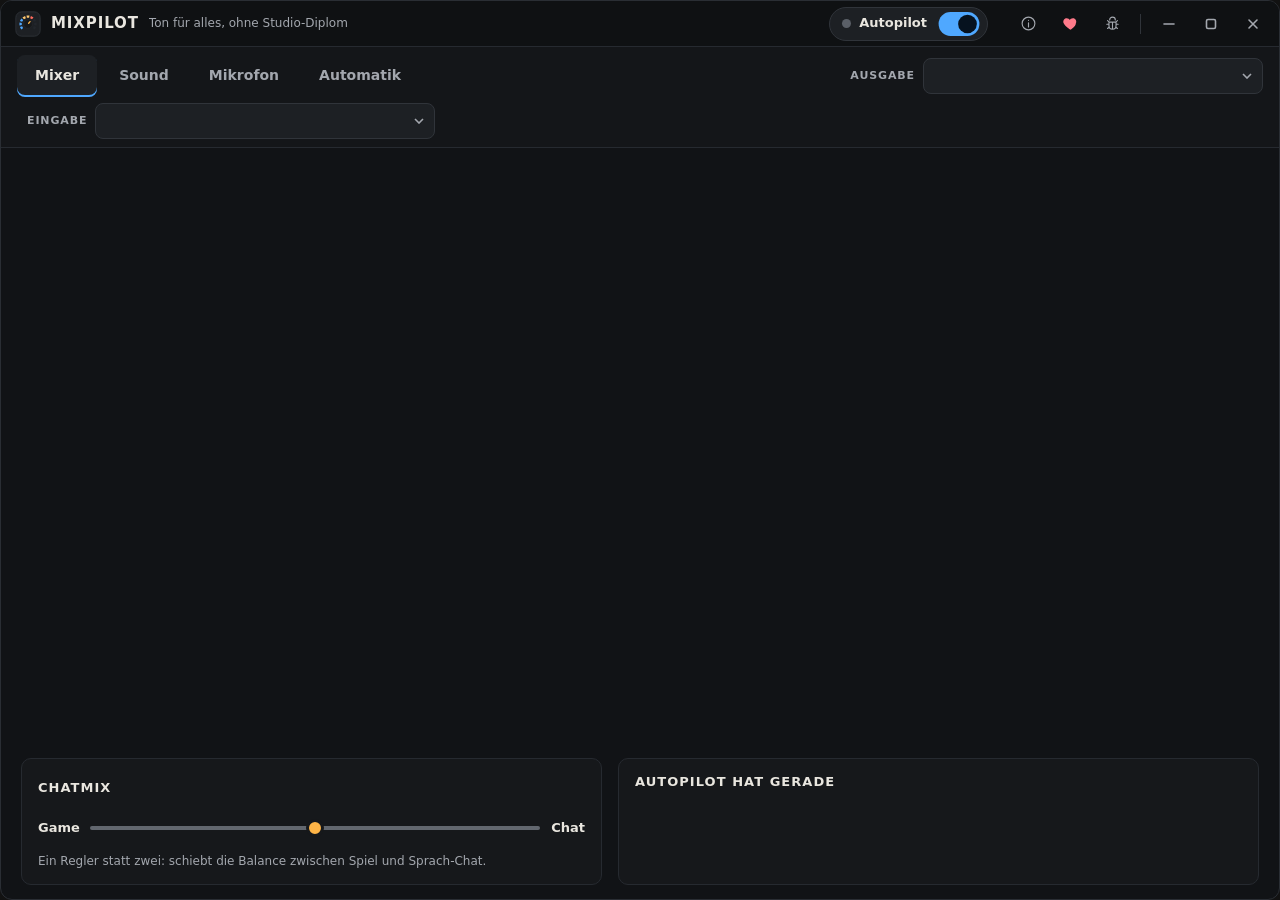
<file: app/ui/index.html>
<!doctype html>
<html lang="de">
<head>
<meta charset="utf-8">
<meta name="viewport" content="width=device-width, initial-scale=1">
<title>Mixpilot</title>
<link rel="stylesheet" href="style.css">
</head>
<body>
<div class="app">
  <div class="titlebar" data-tauri-drag-region>
    <div class="brand" data-tauri-drag-region>
      <svg width="26" height="26" viewBox="0 0 512 512" aria-hidden="true" data-tauri-drag-region><rect x="16" y="16" width="480" height="480" rx="116" class="logo-bg"></rect><g class="logo-segs"><path d="M144.2 349.8 A146 146 0 0 1 118.8 305.9" class="lg-low"></path><path d="M112.2 281.4 A146 146 0 0 1 112.2 230.6" class="lg-low"></path><path d="M118.8 206.1 A146 146 0 0 1 144.2 162.2" class="lg-low"></path><path d="M162.2 144.2 A146 146 0 0 1 206.1 118.8" class="lg-mid"></path><path d="M230.6 112.2 A146 146 0 0 1 281.4 112.2" class="lg-mid"></path><path d="M305.9 118.8 A146 146 0 0 1 349.8 144.2" class="lg-hi"></path><path d="M367.8 162.2 A146 146 0 0 1 393.2 206.1" class="lg-off"></path><path d="M399.8 230.6 A146 146 0 0 1 399.8 281.4" class="lg-off"></path><path d="M393.2 305.9 A146 146 0 0 1 367.8 349.8" class="lg-off"></path></g><circle cx="256" cy="256" r="84" class="logo-knob"></circle><line x1="268.9" y1="240.7" x2="295.9" y2="208.5" class="logo-ptr"></line></svg>
      <h1 class="name" data-tauri-drag-region>MIXPILOT</h1>
      <span class="sub" data-tauri-drag-region>Ton für alles, ohne Studio-Diplom</span>
    </div>
    <span id="core-status" class="core-status" aria-live="polite"></span>
    <div class="pill" title="Autopilot: Apps automatisch einsortieren, Ducking und Nachtmodus. Aus = alles bleibt, wie du es einstellst.">
      <span id="led" class="led"></span>
      <span>Autopilot</span>
      <button id="auto" class="switch" role="switch" aria-checked="true" aria-label="Autopilot" aria-describedby="auto-desc"><span></span></button>
      <span id="auto-desc" hidden>Autopilot: Apps automatisch einsortieren, Ducking und Nachtmodus. Aus = alles bleibt, wie du es einstellst.</span>
    </div>
    <button id="start-core" class="btn small" hidden>Audio-Kern starten</button>
    <div class="win-btns">
      <button id="about-btn" class="tb-btn" title="Über Mixpilot" aria-label="Über Mixpilot">
        <svg width="17" height="17" viewBox="0 0 24 24" aria-hidden="true"><circle cx="12" cy="12" r="9"></circle><path d="M12 11v6M12 7.5v.01"></path></svg>
      </button>
      <button id="support" class="tb-btn heart" title="Mixpilot unterstützen" aria-label="Mixpilot unterstützen">
        <svg width="17" height="17" viewBox="0 0 24 24" aria-hidden="true"><path d="M12 21s-7.5-4.6-9.6-9.2C.8 8.2 2.9 4.5 6.6 4.5c2.1 0 3.6 1.1 4.4 2.5.8-1.4 2.3-2.5 4.4-2.5 3.7 0 5.8 3.7 4.2 7.3C19.5 16.4 12 21 12 21z"></path></svg>
      </button>
      <button id="bug" class="tb-btn" title="Fehler melden" aria-label="Fehler melden">
        <svg width="17" height="17" viewBox="0 0 24 24" aria-hidden="true"><path d="M8 7a4 4 0 0 1 8 0M7 10h10v5a5 5 0 0 1-10 0zM12 10v10M4 13h3M17 13h3M5 8l2.5 2M19 8l-2.5 2M5 19l2.5-2M19 19l-2.5-2"></path></svg>
      </button>
      <span class="tb-sep" aria-hidden="true"></span>
      <button id="win-min" class="tb-btn" title="Minimieren" aria-label="Minimieren"><svg width="14" height="14" viewBox="0 0 14 14" aria-hidden="true"><path d="M2 7h10"></path></svg></button>
      <button id="win-max" class="tb-btn" title="Maximieren" aria-label="Maximieren"><svg width="14" height="14" viewBox="0 0 14 14" aria-hidden="true"><rect x="2.5" y="2.5" width="9" height="9" rx="1.5"></rect></svg></button>
      <button id="win-close" class="tb-btn close" title="Schließen, Mixpilot läuft im Hintergrund weiter" aria-label="Schließen"><svg width="14" height="14" viewBox="0 0 14 14" aria-hidden="true"><path d="M3 3l8 8M11 3l-8 8"></path></svg></button>
    </div>
  </div>
  <nav class="tabs">
    <div class="tablist" role="tablist" aria-label="Bereiche">
      <button class="tab" id="tabbtn-mixer" data-tab="mixer" role="tab" aria-selected="true" aria-controls="tab-mixer">Mixer</button>
      <button class="tab" id="tabbtn-sound" data-tab="sound" role="tab" aria-selected="false" aria-controls="tab-sound" tabindex="-1">Sound</button>
      <button class="tab" id="tabbtn-mic" data-tab="mic" role="tab" aria-selected="false" aria-controls="tab-mic" tabindex="-1">Mikrofon</button>
      <button class="tab" id="tabbtn-auto" data-tab="auto" role="tab" aria-selected="false" aria-controls="tab-auto" tabindex="-1">Automatik</button>
    </div>
    <span class="spacer"></span>
    <label class="field inline">Ausgabe<select id="output" class="output-select"></select></label>
    <label class="field inline">Eingabe<select id="input" class="input-select"></select></label>
  </nav>

  <main>
    <p id="error" class="error" role="alert" hidden></p>

    <section id="tab-mixer" class="page" role="tabpanel" aria-labelledby="tabbtn-mixer">
      <div class="strips" id="strips"></div>
      <div class="cols">
        <div class="card grow">
          <div class="card-head"><h2 class="label">CHATMIX</h2><span id="cm-text" class="mono"></span></div>
          <div class="row">
            <span class="end">Game</span>
            <input id="chatmix" class="hz" type="range" min="-100" max="100" step="1" aria-label="ChatMix zwischen Game und Chat">
            <span class="end right">Chat</span>
          </div>
          <p class="hint">Ein Regler statt zwei: schiebt die Balance zwischen Spiel und Sprach-Chat.</p>
        </div>
        <div class="card grow2">
          <h2 class="label">AUTOPILOT HAT GERADE</h2>
          <ul id="events" class="events"></ul>
        </div>
      </div>
    </section>

    <section id="tab-sound" class="page" role="tabpanel" aria-labelledby="tabbtn-sound" hidden>
      <div class="grid">
        <div class="card">
          <div class="card-head"><h2 class="title">Bass Boost</h2>
            <span class="head-right"><input id="bass-value"><button id="bass-on" class="switch" role="switch" aria-checked="false" aria-label="Bass Boost"><span></span></button></span>
          </div>
          <input id="bass" class="hz" type="range" min="0" max="100" step="1" aria-label="Bass Boost Stärke">
          <p class="hint" id="bass-text"></p>
        </div>
        <div class="card">
          <h2 class="title">Auto-Lautstärke</h2>
          <div class="seg" id="autovol" role="group" aria-label="Auto-Lautstärke"></div>
          <p class="hint" id="autovol-text"></p>
        </div>
        <div class="card">
          <div class="card-head"><h2 class="title">Gehörschutz</h2>
            <button id="limiter" class="switch" role="switch" aria-checked="true" aria-label="Gehörschutz"><span></span></button>
          </div>
          <p class="hint">Limiter fängt plötzliche Knalle und Pegelspitzen ab.</p>
          <div class="card-head line"><h3 class="title small">Stimmen klarer</h3>
            <button id="clarity" class="switch" role="switch" aria-checked="false" aria-label="Stimmen klarer"><span></span></button>
          </div>
          <p class="hint">Hebt Sprache um 3 kHz leicht an, gut für Filme und Streams.</p>
        </div>
      </div>
      <div class="card">
        <div class="card-head wrap eq-head">
          <h2 class="title">Presets <span id="eq-name" class="muted"></span></h2>
          <p class="hint" id="eq-used"></p>
        </div>
        <div class="chips" id="eq-presets" role="group" aria-label="EQ-Presets"></div>
        <div class="bands-scroll"><div class="eqgrid" id="eq-grid" aria-hidden="true"></div><div class="bands" id="bands"></div></div>
      </div>
    </section>

    <section id="tab-mic" class="page" role="tabpanel" aria-labelledby="tabbtn-mic" hidden>
      <div class="card">
        <div class="card-head"><h2 class="label">MIKROFON <span id="mic-name"></span></h2><button class="mono mic-state" id="mic-state" title="Klicken hebt die Stummschaltung auf" disabled></button></div>
        <div class="meter-row"><span class="meter-label" id="mic-in-label">Eingang</span><div class="hmeter" id="mic-in-meter" role="meter" aria-labelledby="mic-in-label" aria-valuemin="0" aria-valuemax="100" aria-valuenow="0"></div></div>
        <div class="meter-row"><span class="meter-label" id="mic-label">Nach Bearbeitung</span><div class="hmeter" id="mic-meter" role="meter" aria-labelledby="mic-label" aria-valuemin="0" aria-valuemax="100" aria-valuenow="0"></div></div>
        <div class="card-head line">
          <p class="hint" id="default-mic-text"></p>
          <button id="mic-test" class="btn" title="Nimmt 5 Sekunden auf und spielt sie dir vor, so hören dich die anderen" aria-describedby="mic-test-desc">Mikrofon testen</button>
          <span id="mic-test-desc" hidden>Nimmt 5 Sekunden auf und spielt sie dir vor, so hören dich die anderen</span>
          <button id="make-default" class="btn primary">Als Standard-Mikrofon setzen</button>
        </div>
      </div>
      <div class="grid">
        <div class="card">
          <h2 class="title">Rauschunterdrückung</h2>
          <div class="seg" id="noise" role="group" aria-label="Rauschunterdrückung"></div>
          <p class="hint">Tastatur, Lüfter und Straße raus, Stimme bleibt.</p>
          <div class="card-head line"><h3 class="title small">Noise Gate</h3>
            <button id="gate" class="switch" role="switch" aria-checked="true" aria-label="Noise Gate"><span></span></button>
          </div>
          <p class="hint">Sprechpausen werden still, auch Tippen und Klicken.</p>
          <div class="card-head line"><h3 class="title small">S-Laute</h3>
            <div class="seg small" id="deess" role="group" aria-label="Scharfe S-Laute entschärfen"></div>
          </div>
          <p class="hint">Entschärft scharfe S- und Zischlaute.</p>
        </div>
        <div class="card">
          <div class="card-head"><h2 class="title">Verstärkung</h2><input id="gain-text"></div>
          <input id="mic-gain" class="hz" type="range" min="0" max="200" step="1" aria-label="Mikrofon-Verstärkung">
          <p class="hint" id="gain-hint" aria-live="polite">Beim Sprechen sollte "Eingang" fast bis ans rechte Ende reichen, aber nicht ganz.</p>
          <div class="card-head"><h3 class="title small">Auto-Pegel</h3>
            <button id="agc" class="switch" role="switch" aria-checked="true" aria-label="Auto-Pegel"><span></span></button>
          </div>
          <p class="hint">Gleichmäßig laut, ohne zu übersteuern.</p>
          <div class="card-head line"><h3 class="title small">Mithören</h3>
            <button id="monitor" class="switch" role="switch" aria-checked="false" aria-label="Mithören"><span></span></button>
          </div>
          <p class="hint">Du hörst dich selbst im Kopfhörer, so wie die anderen dich hören.</p>
        </div>
        <div class="card">
          <h2 class="title">Stimme</h2>
          <div class="chips" id="voice" role="group" aria-label="Stimm-Preset"></div>
          <p class="hint" id="voice-text"></p>
          <div class="card-head line"><h3 class="title small">Push-to-Mute</h3>
            <button id="hotkey-on" class="switch" role="switch" aria-checked="false" aria-label="Push-to-Mute"><span></span></button>
          </div>
          <div class="card-head" id="hotkey-row" hidden><span class="title small">Taste</span>
            <button id="hotkey" class="btn small" aria-label="Taste für Push-to-Mute ändern"></button>
          </div>
          <p class="hint" id="hotkey-text"></p>
        </div>
      </div>
    </section>

    <section id="tab-auto" class="page" role="tabpanel" aria-labelledby="tabbtn-auto" hidden>
      <div class="cols">
        <div class="card grow" id="rules-card">
          <h2 class="label">REGELN</h2>
          <p class="hint" id="auto-note"></p>
          <div class="rule"><div><h3 class="title small">Ducking</h3><p class="hint">Game, Media und Musik 12 dB leiser, solange im Chat gesprochen wird</p></div>
            <button id="ducking" class="switch" role="switch" aria-checked="true" aria-label="Ducking"><span></span></button></div>
          <div class="rule"><div><h3 class="title small">Neue Apps einsortieren</h3><p class="hint">Bekannte Apps automatisch in ihren Kanal</p></div>
            <button id="auto-route" class="switch" role="switch" aria-checked="true" aria-label="Neue Apps einsortieren"><span></span></button></div>
          <div class="rule"><div><h3 class="title small">Nachtmodus</h3><p class="hint">Auto-Lautstärke Nacht, Bass aus, von
            <select id="night-from" class="mini" aria-label="Nachtmodus ab"></select> bis <select id="night-to" class="mini" aria-label="Nachtmodus bis"></select> Uhr</p></div>
            <button id="night" class="switch" role="switch" aria-checked="false" aria-label="Nachtmodus"><span></span></button></div>
          <div class="rule"><div><h3 class="title small">Mit dem System starten</h3><p class="hint">Mixpilot läuft nach dem Anmelden im Hintergrund, ohne Fenster</p></div>
            <button id="autostart" class="switch" role="switch" aria-checked="false" aria-label="Mit dem System starten"><span></span></button></div>
        </div>
        <div class="card grow">
          <h2 class="label">APPS UND KANÄLE</h2>
          <div id="apps"></div>
          <p class="hint">Apps, die gerade spielen, und deine gemerkten Zuordnungen. Änderungen gelten sofort.</p>
        </div>
      </div>
    </section>
  </main>
</div>

<div id="setup" class="overlay" hidden>
  <div class="dialog wide" tabindex="-1" role="dialog" aria-modal="true" aria-labelledby="setup-title">
    <div>
      <h1 id="setup-title">Willkommen bei Mixpilot</h1>
      <p class="hint">Kurzer Check, damit alles sauber läuft. Das passiert nur beim ersten Start.</p>
    </div>
    <div class="dialog-cols">
      <ul id="checks" class="checks"></ul>
      <div class="dialog-side">
        <label class="field wide">Worüber möchtest du hören?<select id="setup-output" class="output-select"></select></label>
        <label class="field wide">Welches Mikrofon nutzt du?<select id="setup-input" class="input-select"></select></label>
        <label class="check"><input type="checkbox" id="setup-autostart" checked> Mit dem System starten, damit alles automatisch im Hintergrund läuft</label>
        <p class="hint">Apps landen automatisch im passenden Kanal, Discord in Chat, Spotify in Musik, der Browser in Media. In Discord und Co. wählst du "Mixpilot Mikrofon" für deine bearbeitete Stimme.</p>
      </div>
    </div>
    <div class="actions">
      <button id="recheck" class="btn">Erneut prüfen</button>
      <button id="setup-done" class="btn primary">Fertig</button>
    </div>
  </div>
</div>
<div id="support-info" class="overlay" hidden>
  <div class="dialog" tabindex="-1" role="dialog" aria-modal="true" aria-labelledby="support-title">
    <h1 id="support-title">Mixpilot unterstützen</h1>
    <p>Mixpilot ist kostenlos. Eine Spende ist komplett freiwillig und schaltet nichts frei, alle Funktionen sind auch ohne nutzbar.</p>
    <p>Wenn dir die App hilft und du etwas zurückgeben möchtest, geht das über Ko-fi. Das öffnet sich in deinem Browser, bezahlt wird direkt bei Ko-fi bzw. PayPal. Mixpilot sieht keine Zahlungsdaten.</p>
    <p class="hint">Fehler melden und Ideen schicken hilft genauso.</p>
    <div class="actions">
      <button id="support-cancel" class="btn">Schließen</button>
      <button id="support-go" class="btn primary">Weiter zu Ko-fi</button>
    </div>
  </div>
</div>

<div id="about" class="overlay" hidden>
  <div class="dialog" tabindex="-1" role="dialog" aria-modal="true" aria-labelledby="about-title">
    <h1 id="about-title">Über Mixpilot</h1>
    <p class="mono" id="about-version"></p>
    <div class="about-info">
    <h2 class="title small">Datenschutz</h2>
    <p class="hint">Mixpilot verarbeitet deinen Ton nur auf diesem Rechner und sendet von sich aus nichts. Nur ein Fehlerbericht, den du selbst abschickst, verlässt den Rechner: deine Beschreibung, falls angegeben Fehlermeldungen und deine E-Mail, und wenn du es erlaubst, Systeminfos und das Protokoll des Audio-Kerns.</p>
    <h2 class="title small">Verwendete Software</h2>
    <ul class="credits">
      <li>Barlow Semi Condensed, SIL Open Font License 1.1</li>
      <li>RNNoise über nnnoiseless, BSD-3-Clause</li>
      <li>Tauri, MIT / Apache-2.0</li>
      <li>pipewire-rs, MIT</li>
    </ul>
    </div>
    <details class="preview" id="licenses-box"><summary>Lizenztexte aller Bibliotheken anzeigen</summary><pre id="licenses"></pre></details>
    <p class="hint" id="about-contact"></p>
    <div class="actions">
      <button id="quit" class="btn" title="Beendet auch den Audio-Kern. Apps spielen dann wieder direkt über dein Gerät.">Mixpilot beenden</button>
      <span class="spacer"></span>
      <button id="about-news" class="btn">Was ist neu</button>
      <button id="about-close" class="btn primary">Schließen</button>
    </div>
  </div>
</div>
<div id="news" class="overlay" hidden>
  <div class="dialog news" tabindex="-1" role="dialog" aria-modal="true" aria-labelledby="news-title">
    <div class="news-head">
      <div class="leds" id="news-leds-l" aria-hidden="true"></div>
      <div class="news-brand">
        <div id="news-logo" aria-hidden="true"></div>
        <div>
          <h1 id="news-title">Was ist neu</h1>
          <p id="news-version"></p>
        </div>
      </div>
      <div class="leds" id="news-leds-r" aria-hidden="true"></div>
    </div>
    <div class="news-body">
      <div id="news-items"></div>
      <div class="actions"><button id="news-close" class="btn primary">Alles klar</button></div>
    </div>
  </div>
</div>

<div id="reset-info" class="overlay" hidden>
  <div class="dialog" tabindex="-1" role="dialog" aria-modal="true" aria-labelledby="reset-title">
    <h1 id="reset-title">Einstellungen ersetzt</h1>
    <p>Die Einstellungsdatei konnte nicht gelesen werden. Mixpilot hat sie gesichert und eine funktionierende Fassung geladen. Prüf kurz, ob alles passt.</p>
    <p class="mono path" id="reset-file"></p>
    <div class="actions">
      <button id="reset-ok" class="btn primary">Alles klar</button>
    </div>
  </div>
</div>
<script src="i18n.js"></script>
<script src="app.js"></script>
</body>
</html>
</file>
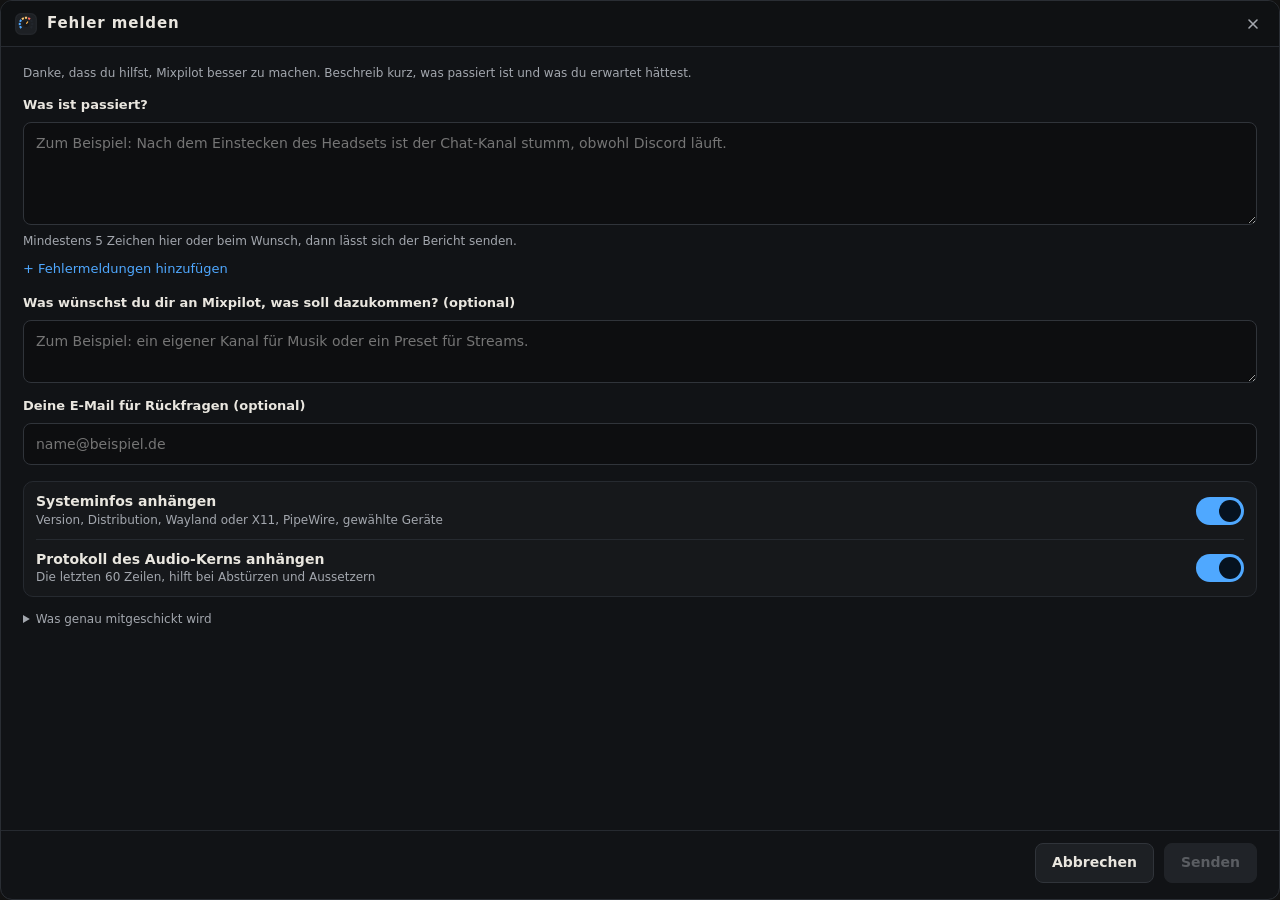
<file: app/ui/bugreport.html>
<!doctype html>
<html lang="de">
<head>
<meta charset="utf-8">
<meta name="viewport" content="width=device-width, initial-scale=1">
<title>Fehler melden</title>
<link rel="stylesheet" href="style.css">
</head>
<body class="dialog-page">
<div class="app">
  <div class="titlebar" data-tauri-drag-region>
    <div class="brand" data-tauri-drag-region>
      <svg width="22" height="22" viewBox="0 0 512 512" aria-hidden="true" data-tauri-drag-region><rect x="16" y="16" width="480" height="480" rx="116" class="logo-bg"></rect><g class="logo-segs"><path d="M144.2 349.8 A146 146 0 0 1 118.8 305.9" class="lg-low"></path><path d="M112.2 281.4 A146 146 0 0 1 112.2 230.6" class="lg-low"></path><path d="M118.8 206.1 A146 146 0 0 1 144.2 162.2" class="lg-low"></path><path d="M162.2 144.2 A146 146 0 0 1 206.1 118.8" class="lg-mid"></path><path d="M230.6 112.2 A146 146 0 0 1 281.4 112.2" class="lg-mid"></path><path d="M305.9 118.8 A146 146 0 0 1 349.8 144.2" class="lg-hi"></path><path d="M367.8 162.2 A146 146 0 0 1 393.2 206.1" class="lg-off"></path><path d="M399.8 230.6 A146 146 0 0 1 399.8 281.4" class="lg-off"></path><path d="M393.2 305.9 A146 146 0 0 1 367.8 349.8" class="lg-off"></path></g><circle cx="256" cy="256" r="84" class="logo-knob"></circle><line x1="268.9" y1="240.7" x2="295.9" y2="208.5" class="logo-ptr"></line></svg>
      <span class="name" data-tauri-drag-region>Fehler melden</span>
    </div>
    <div class="win-btns">
      <button id="win-close" class="tb-btn close" title="Schließen" aria-label="Schließen"><svg width="14" height="14" viewBox="0 0 14 14" aria-hidden="true"><path d="M3 3l8 8M11 3l-8 8"></path></svg></button>
    </div>
  </div>

  <main class="bug">
    <form id="form" novalidate>
      <p class="hint">Danke, dass du hilfst, Mixpilot besser zu machen. Beschreib kurz, was passiert ist und was du erwartet hättest.</p>
      <label class="lbl" for="desc">Was ist passiert?</label>
      <textarea id="desc" rows="4" aria-describedby="desc-hint" placeholder="Zum Beispiel: Nach dem Einstecken des Headsets ist der Chat-Kanal stumm, obwohl Discord läuft."></textarea>
      <p class="hint" id="desc-hint">Mindestens 5 Zeichen hier oder beim Wunsch, dann lässt sich der Bericht senden.</p>
      <button type="button" class="linkbtn" id="add-errors">+ Fehlermeldungen hinzufügen</button>
      <div id="err-field" hidden>
        <label class="lbl" for="errors">Fehlermeldungen</label>
        <textarea id="errors" rows="3" class="mono-area" placeholder="Text aus einer Fehlermeldung, falls vorhanden"></textarea>
      </div>
      <label class="lbl" for="wish">Was wünschst du dir an Mixpilot, was soll dazukommen? (optional)</label>
      <textarea id="wish" rows="2" placeholder="Zum Beispiel: ein eigener Kanal für Musik oder ein Preset für Streams."></textarea>
      <label class="lbl" for="email">Deine E-Mail für Rückfragen (optional)</label>
      <input type="email" id="email" class="text" placeholder="name@beispiel.de" autocomplete="email">
      <div class="group">
        <div class="rule"><div><span class="title small">Systeminfos anhängen</span><p class="hint">Version, Distribution, Wayland oder X11, PipeWire, gewählte Geräte</p></div>
          <button type="button" id="info" class="switch" role="switch" aria-checked="true" aria-label="Systeminfos anhängen"><span></span></button></div>
        <div class="rule"><div><span class="title small">Protokoll des Audio-Kerns anhängen</span><p class="hint">Die letzten 60 Zeilen, hilft bei Abstürzen und Aussetzern</p></div>
          <button type="button" id="log" class="switch" role="switch" aria-checked="true" aria-label="Protokoll anhängen"><span></span></button></div>
      </div>
      <details class="preview"><summary>Was genau mitgeschickt wird</summary><pre id="preview"></pre></details>
      <p class="hint" id="privacy" hidden>Der Bericht geht an den Formulardienst Web3Forms und von dort per E-Mail an den Entwickler. Er wird nicht veröffentlicht.</p>
    </form>

    <section id="done" class="status" hidden>
      <svg width="48" height="48" viewBox="0 0 24 24" aria-hidden="true"><circle cx="12" cy="12" r="10"></circle><path d="M8 12l3 3 5-6"></path></svg>
      <h2 tabindex="-1">Danke, der Bericht ist angekommen.</h2>
      <p class="hint">Wenn du eine E-Mail angegeben hast, kann es eine Rückfrage geben.</p>
      <button class="btn primary" id="close-done">Schließen</button>
    </section>

    <section id="fail" class="status" hidden>
      <h2 id="fail-title" tabindex="-1">Senden hat nicht geklappt</h2>
      <p class="hint" id="fail-text"></p>
      <p class="mail-addr" id="mail-addr"></p>
      <div class="actions">
        <button class="btn" id="back">Zurück</button>
        <button class="btn primary" id="mail">Per E-Mail senden</button>
      </div>
    </section>
  </main>

  <footer class="bug-footer" id="footer">
    <span class="hint" id="footer-note"></span>
    <span class="spacer"></span>
    <button class="btn" id="cancel">Abbrechen</button>
    <button class="btn primary" id="send" aria-describedby="desc-hint" disabled>Senden</button>
  </footer>
</div>
<script src="i18n.js"></script>
<script src="bugreport.js"></script>
</body>
</html>
</file>
<file: app/ui/style.css>
/* Barlow Semi Condensed (SIL Open Font License 1.1, fonts/OFL.txt): readouts and values,
   bundled so it works offline and inside the snap/flatpak sandboxes */
@font-face { font-family: "Barlow Semi Condensed"; font-weight: 500; font-display: swap; src: url("fonts/BarlowSemiCondensed-Medium.ttf") format("truetype"); }
@font-face { font-family: "Barlow Semi Condensed"; font-weight: 600; font-display: swap; src: url("fonts/BarlowSemiCondensed-SemiBold.ttf") format("truetype"); }
@font-face { font-family: "Barlow Semi Condensed"; font-weight: 700; font-display: swap; src: url("fonts/BarlowSemiCondensed-Bold.ttf") format("truetype"); }

:root {
  color-scheme: dark;
  --win: #111316;
  --panel: #16181b;
  --panel2: #1d2024;
  --well: #0d0e10;
  --line: #262a30;
  --line2: #30343a;
  /* slider tracks and unlit meter segments: at least 3:1 against the cards and wells they sit on */
  --edge: #62676f;
  --text: #e9e6df;
  --muted: #a3a7ae;
  --acc: #ffb547;
  --acc-ink: #1a1205;
  /* second accent from the logo: amber marks what you grab and move, blue marks what is on or selected */
  --acc2: #4fa8ff;
  --acc2-ink: #06121f;
  --red: #ff6a5c;
  --seg-off: #22262c;
  --seg-low: #4fa8ff;
  --seg-mid: #ffc870;
  --seg-hi: #ff6a5c;
  --mono: ui-monospace, "JetBrains Mono", "DejaVu Sans Mono", monospace;
  /* readouts: readable sans with equal-width digits so values do not jitter while they change */
  --num: "Barlow Semi Condensed", system-ui, "Liberation Sans", Arial, sans-serif;
}
* { box-sizing: border-box; }
html, body { margin: 0; height: 100%; overflow: hidden; background: transparent; color: var(--text); font: 14px/1.4 system-ui, "Cantarell", sans-serif; }
button, select, input { font: inherit; color: inherit; }
button:focus-visible, select:focus-visible, input:focus-visible, summary:focus-visible { outline: 2px solid var(--acc2); outline-offset: 2px; }
[hidden] { display: none !important; }
/* headings for structure only, the classes give them their look */
h1, h2, h3 { margin: 0; }

/* the app never scrolls as a whole; controls take the mouse wheel instead */
.app { height: 100vh; box-sizing: border-box; overflow: hidden; display: flex; flex-direction: column; background: var(--win); border: 1px solid #2a2e34; border-radius: 12px; }
/* square while maximized or fullscreen */
.square .app, .square .overlay { border-radius: 0; }

/* own title bar: frameless window, drag anywhere that is not a button */
/* one row at 100 %; zoomed in, the window buttons wrap into a second row instead of leaving the window */
.titlebar { flex: none; display: flex; flex-wrap: wrap; align-items: center; gap: 12px; min-height: 46px; padding: 4px 6px 4px 14px; background: #0f1113; border-bottom: 1px solid var(--line); user-select: none; }
.titlebar .brand { display: flex; align-items: center; gap: 10px; flex: 1 1 200px; min-width: 0; align-self: stretch; }
.titlebar .name { font-weight: 700; font-size: 15px; letter-spacing: 0.06em; }
.titlebar .sub { font-size: 12px; color: var(--muted); white-space: nowrap; overflow: hidden; text-overflow: ellipsis; }
.win-btns { display: flex; align-items: center; gap: 2px; }
.tb-btn { width: 40px; height: 34px; border: none; border-radius: 7px; background: transparent; color: var(--muted); display: grid; place-items: center; cursor: pointer; }
.tb-btn svg { fill: none; stroke: currentColor; stroke-width: 1.6; stroke-linecap: round; stroke-linejoin: round; }
.tb-btn:hover { background: var(--panel2); color: var(--text); }
.tb-btn.close:hover { background: #c4372b; color: #fff; }
.tb-btn.heart { color: #ff7a8a; }
.tb-btn.heart svg { fill: currentColor; stroke: none; }
.tb-btn.heart:hover { background: #3a1d24; color: #ff9aa6; }
.tb-sep { width: 1px; height: 20px; background: var(--line2); margin: 0 6px; }
.spacer { flex-grow: 1; }
.logo-bg { fill: var(--panel2); stroke: var(--line2); stroke-width: 16; }
.logo-segs { fill: none; stroke-width: 46; }
.lg-low { stroke: var(--seg-low); } .lg-mid { stroke: var(--seg-mid); } .lg-hi { stroke: var(--seg-hi); } .lg-off { stroke: var(--seg-off); }
.logo-knob { fill: var(--panel); stroke: var(--line2); stroke-width: 6; }
.logo-ptr { stroke: var(--acc); stroke-width: 26; stroke-linecap: round; }
.field { display: flex; flex-direction: column; gap: 4px; font-size: 11px; color: var(--muted); text-transform: uppercase; letter-spacing: 0.08em; font-weight: 600; }
.field.wide { margin-top: 6px; }
select {
  -webkit-appearance: none; appearance: none;
  min-height: 38px; width: 230px; max-width: 100%; padding: 0 30px 0 10px; border-radius: 8px;
  border: 1px solid var(--line2); background-color: var(--panel2); color: var(--text);
  background-image: url("data:image/svg+xml,%3Csvg xmlns='http://www.w3.org/2000/svg' width='10' height='6'%3E%3Cpath d='M1 1l4 4 4-4' fill='none' stroke='%23a3a7ae' stroke-width='1.6'/%3E%3C/svg%3E");
  background-repeat: no-repeat; background-position: right 10px center;
  text-transform: none; letter-spacing: 0; font-weight: 400; font-size: 13px; cursor: pointer;
}
.field.wide select { width: 100%; }
select.mini { width: auto; min-height: 28px; padding: 0 24px 0 8px; font-size: 12px; background-position: right 7px center; }
option { background: var(--panel2); color: var(--text); }
.titlebar .pill { margin-right: 8px; padding: 2px 4px 2px 12px; }
.titlebar .pill .switch { transform: scale(0.85); }
.pill { display: flex; align-items: center; gap: 8px; padding: 4px 6px 4px 14px; border-radius: 22px; background: var(--panel2); border: 1px solid var(--line2); font-weight: 600; font-size: 13px; }
.led { width: 9px; height: 9px; border-radius: 50%; background: #5a5f67; }
.led.on { background: var(--acc2); box-shadow: 0 0 8px var(--acc2); }

.tabs { display: flex; flex-wrap: wrap; align-items: center; gap: 6px 4px; padding: 8px 16px; border-bottom: 1px solid var(--line); background: #141619; }
.field.inline { flex-direction: row; align-items: center; gap: 8px; margin-left: 10px; }
.field.inline select { width: clamp(200px, 50vw - 300px, 340px); min-height: 36px; }
.tab { min-height: 42px; padding: 0 18px; border: none; border-radius: 8px; background: transparent; color: var(--muted); font-weight: 600; cursor: pointer; box-shadow: inset 0 -2px 0 transparent; }
.tablist { display: flex; gap: 4px; }
.tab[aria-selected="true"] { background: var(--panel2); color: var(--text); box-shadow: inset 0 -2px 0 var(--acc2); }
.core-status { font-size: 12px; color: var(--muted); white-space: nowrap; margin-right: 6px; }
.core-status.off { color: var(--red); }

/* at 100 % everything fits; zoomed in (Ctrl+Plus) the content scrolls instead of being cut off */
main { flex: 1 1 auto; min-height: 0; overflow: auto; padding: 14px 20px; display: flex; flex-direction: column; gap: 12px; }
.page { flex: 1 1 auto; min-height: 0; display: flex; flex-direction: column; gap: 12px; }
.cols { display: flex; flex-wrap: wrap; gap: 16px; align-items: stretch; }
.grow { flex: 1 1 360px; min-width: 0; }
.grow2 { flex: 1 1 420px; min-width: 0; }
.grid { display: grid; grid-template-columns: repeat(auto-fit, minmax(260px, 1fr)); gap: 16px; }
.card { padding: 14px 16px; border-radius: 10px; background: var(--panel); border: 1px solid var(--line); display: flex; flex-direction: column; gap: 10px; }
.card-head { display: flex; align-items: center; justify-content: space-between; gap: 10px; min-height: 30px; }
.card-head.wrap { flex-wrap: wrap; }
.card-head.line { padding-top: 8px; border-top: 1px solid var(--line); }
.label { font-weight: 700; font-size: 13px; letter-spacing: 0.08em; }
.title { font-weight: 600; font-size: 16px; }
.title.small { font-size: 14px; }
.muted { color: var(--muted); font-weight: 400; font-size: 13px; }
.mono { font-family: var(--num); font-variant-numeric: tabular-nums; font-weight: 500; font-size: 13px; color: var(--muted); }
.row { display: flex; align-items: center; gap: 10px; }
.end { width: 42px; font-weight: 600; font-size: 13px; }
.end.right { text-align: right; }
.hint { margin: 0; font-size: 12px; color: var(--muted); }
.path { overflow-wrap: anywhere; }
.error { margin: 0; padding: 10px 14px; border-radius: 8px; background: #3a1714; color: #ffd2cc; }
.error-close { float: right; margin: -4px -6px 0 12px; padding: 2px 6px; border: 0; border-radius: 4px; background: none; color: inherit; font: inherit; font-size: 18px; line-height: 1; cursor: pointer; }
.error-close:hover { background: #5a2520; }
.error-hint { margin-left: 0.4em; }
.error-report { margin-left: 8px; padding: 0 8px; border: 1px solid #ffd2cc66; border-radius: 6px; background: none; color: inherit; font: inherit; font-size: 13px; cursor: pointer; }
.error-report:hover { background: #5a2520; }

/* mixer strips */
/* the channel strips fill the window, init() gives the rotated faders the matching length */
.strips { flex: 1 1 auto; min-height: auto; display: flex; gap: 12px; align-items: stretch; }
.strip { flex: 1 1 150px; min-width: 0; padding: 12px 12px; border-radius: 10px; background: var(--panel); border: 1px solid var(--line); display: flex; flex-direction: column; gap: 10px; }
.strip.master { border-color: #3a3326; }
.sep { width: 1px; background: var(--line2); margin: 0 6px; }
.strip-head { display: flex; align-items: center; gap: 8px; }
.strip-head svg { flex: none; stroke: #c9c6bf; fill: none; stroke-width: 1.8; stroke-linecap: round; stroke-linejoin: round; }
.strip-name { flex-grow: 1; font-weight: 700; font-size: 13px; letter-spacing: 0.08em; text-transform: uppercase; }
.dot { width: 8px; height: 8px; border-radius: 50%; background: #5a5f67; }
.dot.on { background: var(--acc2); }
.strip-body { display: flex; justify-content: center; gap: 12px; flex: 1 1 auto; min-height: 170px; }
.meter { display: flex; gap: 3px; padding: 4px; border-radius: 4px; background: var(--well); }
.meter .col { display: flex; flex-direction: column-reverse; gap: 2px; }
.meter i { display: block; width: 7px; flex: 1 1 0; border-radius: 1px; background: var(--seg-off); }
.meter i:not(.low, .mid, .hi), .hmeter i:not(.low, .mid, .hi), .eqgrid .ledcol i:not(.low, .mid) { box-shadow: inset 0 0 0 1px var(--edge); }
.num {
  width: 84px; min-height: 30px; padding: 0 6px; border-radius: 6px; border: 1px solid transparent; background: transparent;
  color: var(--text); font-family: var(--num); font-size: 16px; font-weight: 600; font-variant-numeric: tabular-nums; text-align: center; cursor: text;
}
.num:hover { border-color: var(--line2); background: var(--well); }
.num:focus { border-color: var(--acc2); background: var(--well); outline: none; }
.value { align-self: center; }
.head-right { display: flex; align-items: center; gap: 10px; }
/* stacked: side by side, six strips at 1000 px left too little room for a preset name */
.btns { display: flex; flex-direction: column; gap: 6px; }
.mute, .eqchip { min-height: 36px; border-radius: 6px; border: 1px solid var(--line2); background: var(--panel2); color: #c9c6bf; font-weight: 700; font-size: 12px; letter-spacing: 0.06em; cursor: pointer; }
.mute[aria-pressed="true"] { background: var(--red); color: #1a0705; border-color: var(--red); }
.eqchip { display: flex; align-items: center; justify-content: center; gap: 6px; min-width: 0; padding: 0 8px; font-weight: 600; letter-spacing: 0; font-size: 12px; color: var(--text); }
.eqchip b { flex: none; color: var(--muted); font-size: 10px; letter-spacing: 0.08em; }
.eqchip span { min-width: 0; overflow: hidden; text-overflow: ellipsis; white-space: nowrap; }
.eqmenu { position: fixed; z-index: 30; display: flex; flex-direction: column; gap: 2px; max-width: 240px; padding: 4px; border-radius: 8px; background: var(--panel2); border: 1px solid var(--line2); box-shadow: 0 8px 24px rgba(0, 0, 0, .5); }
.eqmenu button { min-height: 34px; padding: 0 14px; border: none; border-radius: 6px; background: transparent; color: #c9c6bf; font-weight: 600; font-size: 13px; text-align: left; cursor: pointer; overflow: hidden; text-overflow: ellipsis; white-space: nowrap; }
.eqmenu button:hover { background: var(--panel); color: var(--text); }
.eqmenu button[aria-checked="true"] { background: var(--acc2); color: var(--acc2-ink); }
.eqmenu-sep { height: 1px; margin: 2px 4px; background: var(--line2); }
.appchips { display: flex; flex-wrap: wrap; gap: 4px; min-height: 22px; }
.appchips span { padding: 2px 8px; border-radius: 10px; background: var(--seg-off); font-size: 11px; color: #c9c6bf; max-width: 100%; overflow: hidden; text-overflow: ellipsis; white-space: nowrap; }

/* vertical faders: a rotated horizontal range is the most reliable form in WebKitGTK */
.fwrap { position: relative; width: 44px; flex: none; }
.fader { -webkit-appearance: none; appearance: none; position: absolute; width: 200px; height: 44px; left: -78px; top: 78px; transform: rotate(-90deg); background: transparent; margin: 0; cursor: pointer; }
.fader::-webkit-slider-runnable-track { height: 6px; border-radius: 3px; background: #08090a; box-shadow: inset 0 0 0 1px var(--edge); }
.fader::-webkit-slider-thumb { -webkit-appearance: none; width: 18px; height: 38px; margin-top: -16px; border-radius: 3px; border: 1px solid #555b63; background: linear-gradient(90deg, #2c3036 0 42%, var(--acc) 42% 58%, #2c3036 58%); }

.hz { -webkit-appearance: none; appearance: none; width: 100%; height: 30px; background: transparent; margin: 0; cursor: pointer; }
.hz::-webkit-slider-runnable-track { height: 4px; border-radius: 2px; background: var(--edge); }
.hz::-webkit-slider-thumb { -webkit-appearance: none; width: 18px; height: 18px; margin-top: -7px; border-radius: 50%; border: 3px solid var(--panel); background: var(--acc); }

.switch { flex: none; width: 48px; height: 28px; border-radius: 14px; border: none; padding: 3px; display: flex; justify-content: flex-start; background: var(--line2); cursor: pointer; }
.switch span { width: 22px; height: 22px; border-radius: 50%; background: var(--muted); }
.switch[aria-checked="true"] { justify-content: flex-end; background: var(--acc2); }
.switch[aria-checked="true"] span { background: var(--acc2-ink); }

.seg { display: flex; gap: 4px; padding: 4px; border-radius: 8px; background: var(--well); }
.seg button { flex: 1 1 0; min-height: 40px; border: none; border-radius: 6px; background: transparent; color: #c9c6bf; font-weight: 600; cursor: pointer; }
.seg button[aria-pressed="true"] { background: var(--acc2); color: var(--acc2-ink); }
.seg.small { flex: none; padding: 3px; gap: 2px; }
.seg.small button { flex: none; min-height: 28px; padding: 0 10px; font-size: 12px; }
.chips { display: flex; flex-wrap: wrap; gap: 6px; }
.eq-head { justify-content: flex-start; column-gap: 16px; }
.chips button { min-height: 34px; padding: 0 14px; border-radius: 17px; border: 1px solid var(--line2); background: var(--panel2); color: #c9c6bf; font-weight: 600; font-size: 13px; cursor: pointer; }
.chips button[aria-pressed="true"] { background: var(--acc2); color: var(--acc2-ink); border-color: var(--acc2); }
.chips button.ghost { background: transparent; border-style: dashed; color: var(--muted); }
.chips button[aria-disabled="true"] { opacity: .45; cursor: default; }
.chip-name { min-height: 34px; width: 130px; padding: 0 14px; border-radius: 17px; border: 1px solid var(--acc2); background: var(--panel2); color: var(--text); font: inherit; font-weight: 600; font-size: 13px; outline: none; }
.chip-name[aria-invalid="true"] { border-color: var(--red); }
.name-error { align-self: center; font-size: 12px; color: var(--red); }
.hint.alert { color: var(--red); }

/* the EQ card takes the rest of the window; with an error banner or wrapped preset chips the LED rows get thinner instead of the tab scrolling */
#tab-sound > .card { flex: 1 1 auto; min-height: 0; }
.bands-scroll { overflow-x: auto; flex: 1 1 auto; min-height: 0; display: flex; flex-direction: column; }
.eqgrid { flex: 1 1 auto; min-height: 0; max-height: 200px; display: flex; gap: 4px; min-width: 520px; margin-bottom: 4px; padding: 8px 12px; border-radius: 6px; background: var(--well); }
.eqgrid .ledcol { flex: 1 1 0; grid-template-rows: repeat(var(--rows), minmax(2px, 1fr)); gap: 3px; }
.eqgrid .ledcol i { width: 100%; }
.ledcol i.dim { opacity: 0.45; }
/* ten equal cells so every band sits under the middle of its three LED columns */
.bands { display: grid; grid-template-columns: repeat(10, 1fr); justify-items: center; min-width: 520px; padding: 0 12px; }
.band { display: flex; flex-direction: column; align-items: center; gap: 4px; }
.band .num { width: 44px; min-height: 26px; font-size: 14px; padding: 0 2px; }
.band .mono { color: var(--text); font-size: 11px; }
.band .freq { color: var(--muted); }
.bwrap { position: relative; width: 32px; height: 80px; }
.bslider { -webkit-appearance: none; appearance: none; position: absolute; width: 80px; height: 32px; left: -24px; top: 24px; transform: rotate(-90deg); background: transparent; margin: 0; cursor: pointer; }
.bslider::-webkit-slider-runnable-track { height: 4px; border-radius: 2px; background: var(--edge); }
.bslider::-webkit-slider-thumb { -webkit-appearance: none; width: 12px; height: 22px; margin-top: -9px; border-radius: 3px; border: none; background: var(--acc); }

.meter-row { display: flex; align-items: center; gap: 12px; }
.meter-label { width: 128px; flex: none; font-size: 12px; color: var(--muted); }
.hmeter { flex: 1 1 auto; display: flex; gap: 3px; padding: 6px; border-radius: 6px; background: var(--well); }
.hmeter i { flex: 1 1 0; height: 18px; border-radius: 2px; background: var(--seg-off); }

.events { margin: 0; padding: 0; list-style: none; display: flex; flex-direction: column; gap: 6px; font-size: 13px; max-height: 92px; overflow: hidden; }
.events li { display: flex; gap: 12px; }
.events .mono { flex: none; }
.rule, .app-row { display: flex; align-items: center; gap: 12px; padding: 10px 0; border-top: 1px solid var(--line); }
.rule > div, .app-row > div { flex-grow: 1; min-width: 0; }
.app-row select { width: 150px; }

.btn { white-space: nowrap; min-height: 40px; padding: 0 16px; border-radius: 8px; border: 1px solid var(--line2); background: var(--panel2); color: var(--text); font-weight: 600; cursor: pointer; }
.btn.small { min-height: 30px; padding: 0 10px; font-size: 12px; }
.btn.primary { background: var(--acc); color: var(--acc-ink); border-color: var(--acc); }
.btn:disabled { opacity: 0.5; cursor: default; }

.overlay { position: fixed; inset: 0; border-radius: 12px; background: rgba(5, 6, 7, 0.82); display: flex; align-items: center; justify-content: center; padding: 16px; overflow: auto; }
.dialog { width: 100%; max-width: 580px; max-height: 100%; overflow: auto; padding: 24px; border-radius: 14px; background: var(--panel); border: 1px solid var(--line2); display: flex; flex-direction: column; gap: 10px; }
.dialog h1 { margin: 0; font-size: 22px; }
.dialog p { margin: 0; }
/* dialogs take the focus themselves so Esc works; the ring stays for Tab */
.dialog:focus { outline: none; }
.check { display: flex; gap: 10px; align-items: flex-start; font-size: 13px; margin-top: 6px; cursor: pointer; }
.check input { width: 18px; height: 18px; margin: 1px 0 0; accent-color: var(--acc2); }
.checks { list-style: none; margin: 0; padding: 0; display: flex; flex-direction: column; gap: 8px; }
.checks li { display: flex; gap: 10px; padding: 10px 12px; border-radius: 8px; background: var(--panel2); }
.checks .mark { flex: none; width: 22px; height: 22px; border-radius: 50%; display: grid; place-items: center; font-weight: 800; font-size: 13px; }
.checks .ok .mark { background: #2f6f4f; color: #e6fff1; }
.checks .warn .mark { background: var(--acc); color: var(--acc-ink); }
.checks .bad .mark { background: var(--red); color: #1a0705; }
.checks code { display: block; margin-top: 6px; padding: 6px 8px; border-radius: 6px; background: var(--well); font-family: var(--mono); font-size: 12px; user-select: all; }
.actions { display: flex; justify-content: flex-end; gap: 8px; margin-top: 8px; flex-wrap: wrap; }
/* resting, not disabled: dimmer text that still reads at 5:1, the controls keep working and look it */
.rule.inactive .title { color: var(--muted); }
.rule.inactive .hint { color: #85888e; }

/* dialog windows (bug report) */
.dialog-page .app { height: 100vh; }
.bug { flex: 1 1 auto; overflow-y: auto; padding: 18px 22px; display: flex; flex-direction: column; gap: 10px; }
.bug form { display: flex; flex-direction: column; gap: 8px; }
.lbl { font-size: 13px; font-weight: 600; margin-top: 6px; }
.bug textarea, .bug input.text { width: 100%; padding: 10px 12px; border-radius: 8px; border: 1px solid var(--line2); background: var(--well); color: var(--text); font: 14px/1.45 system-ui, sans-serif; resize: vertical; }
.bug textarea:focus, .bug input.text:focus { outline: none; border-color: var(--acc2); }
.mono-area { font-family: var(--mono) !important; font-size: 12.5px !important; }
.linkbtn { align-self: flex-start; padding: 2px 0; border: none; background: none; color: var(--acc2); font-size: 13px; cursor: pointer; }
.linkbtn:hover { text-decoration: underline; }
.group { margin-top: 8px; padding: 0 12px; border-radius: 10px; border: 1px solid var(--line); background: var(--panel); }
.group .rule:first-child { border-top: none; }
.preview summary { cursor: pointer; font-size: 12px; color: var(--muted); margin-top: 6px; }
.preview pre { margin: 8px 0 0; padding: 10px; max-height: 180px; overflow: auto; border-radius: 8px; background: var(--well); font: 11.5px/1.4 var(--mono); color: var(--muted); white-space: pre-wrap; }
.status { margin: auto; max-width: 420px; text-align: center; display: flex; flex-direction: column; align-items: center; gap: 12px; }
.status svg { fill: none; stroke: #3da66a; stroke-width: 2; stroke-linecap: round; stroke-linejoin: round; }
.status h2 { margin: 0; font-size: 18px; outline: none; }
.mail-addr { margin: 0; padding: 8px 14px; border-radius: 6px; background: var(--well); border: 1px solid var(--line2); font-weight: 600; }
.bug-footer { display: flex; align-items: center; gap: 10px; padding: 12px 22px 16px; border-top: 1px solid var(--line); }

/* the last row of cards reaches the bottom edge; long lists scroll inside their card, the window itself never does */
#tab-mic > .grid, #tab-auto > .cols { flex: 1 1 auto; }
#apps { flex: 1 1 0; min-height: 140px; overflow-y: auto; }
#apps::-webkit-scrollbar { width: 8px; }
#apps::-webkit-scrollbar-thumb { background: var(--line2); border-radius: 4px; }
#tab-mic .card { gap: 8px; }
#tab-mic .card-head.line { padding-top: 10px; margin-top: 2px; }

/* setup checks */
.check-title { font-weight: 600; }
.check-body { display: flex; flex-direction: column; gap: 6px; min-width: 0; flex: 1 1 auto; }
.check-list { margin: 0; padding-left: 18px; font-size: 13px; color: var(--text); display: flex; flex-direction: column; gap: 3px; }
.cmd-row { display: flex; align-items: center; gap: 8px; }
.cmd-row code { flex: 1 1 auto; margin: 0 !important; white-space: pre-wrap; word-break: break-all; overflow: visible; }
.btn.primary:disabled { background: var(--line2); border-color: var(--line2); color: var(--muted); }
.dialog.wide { max-width: 920px; gap: 14px; }
.dialog-cols { display: grid; grid-template-columns: minmax(0, 1.25fr) minmax(0, 1fr); gap: 18px; align-items: start; }
.dialog-side { display: flex; flex-direction: column; gap: 10px; }
.dialog-side .field.wide { margin-top: 0; }
.checks .check-list li { display: list-item; padding: 0; background: none; border-radius: 0; }

/* about dialog and saved assignments */
.credits { margin: 0; padding-left: 18px; font-size: 13px; color: var(--muted); display: flex; flex-direction: column; gap: 2px; }
.app-row .forget { flex: none; width: 28px; height: 28px; padding: 0; border-radius: 6px; border: 1px solid var(--line2); background: none; color: var(--muted); cursor: pointer; font-size: 16px; line-height: 1; }
.app-row .forget:hover { color: var(--text); border-color: var(--muted); }
.app-row.saved .title { opacity: 0.7; }
.about-info { display: flex; flex-direction: column; gap: 10px; }
.licenses-open .about-info { display: none; }
#licenses-box { flex: none; }
#licenses { height: 380px; max-height: none; overflow-wrap: anywhere; }

/* what's new, in the look of the store banner */
.dialog.news { max-width: 920px; padding: 0; gap: 0; }
.news-head { display: flex; align-items: center; gap: 22px; padding: 16px 24px; background: var(--well); border-bottom: 1px solid var(--line); }
.news-brand { flex: 1; display: flex; align-items: center; gap: 16px; min-width: 0; }
#news-logo svg { display: block; width: 64px; height: 64px; }
.news-brand h1 { font-family: var(--num); font-weight: 700; font-size: 30px; letter-spacing: 0.06em; text-transform: uppercase; }
#news-version { font-family: var(--num); font-size: 16px; color: var(--muted); }
.leds { display: flex; gap: 4px; }
.ledcol { display: grid; grid-template-rows: repeat(var(--rows), 8px); gap: 4px; }
.ledcol i { width: 14px; border-radius: 2px; background: var(--seg-off); transition: background-color 60ms; }
i.low { background: var(--seg-low); }
i.mid { background: var(--seg-mid); }
i.hi { background: var(--seg-hi); }
.news-head .leds { opacity: 0.55; }
.news-body { padding: 14px 24px 16px; display: flex; flex-direction: column; gap: 4px; }
#news-items { display: flex; flex-direction: column; gap: 10px; }
.news-item { display: grid; grid-template-columns: 300px 1fr; gap: 18px; align-items: center; padding: 10px 12px; border-radius: 10px; background: var(--panel2); }
.news-text { display: flex; flex-direction: column; align-items: flex-start; gap: 6px; }
.news-text h2 { margin: 0; font-size: 17px; }
.news-text ul { padding-left: 16px; line-height: 1.5; }
/* 24 px high so the text-sized button is still easy to hit */
.mic-state { min-height: 24px; padding: 0; border: none; background: none; color: inherit; font-size: inherit; }
.mic-state:disabled { cursor: default; }
.mic-state:not(:disabled) { color: var(--red); cursor: pointer; text-decoration: underline dotted; }
.news-art { display: flex; align-items: center; justify-content: center; padding: 6px; border-radius: 8px; background: var(--win); overflow: hidden; }
.mini-ui { flex: none; overflow: hidden; }
.mini-ui .pressed { background: var(--line2); transform: translateY(1px); }
</file>
